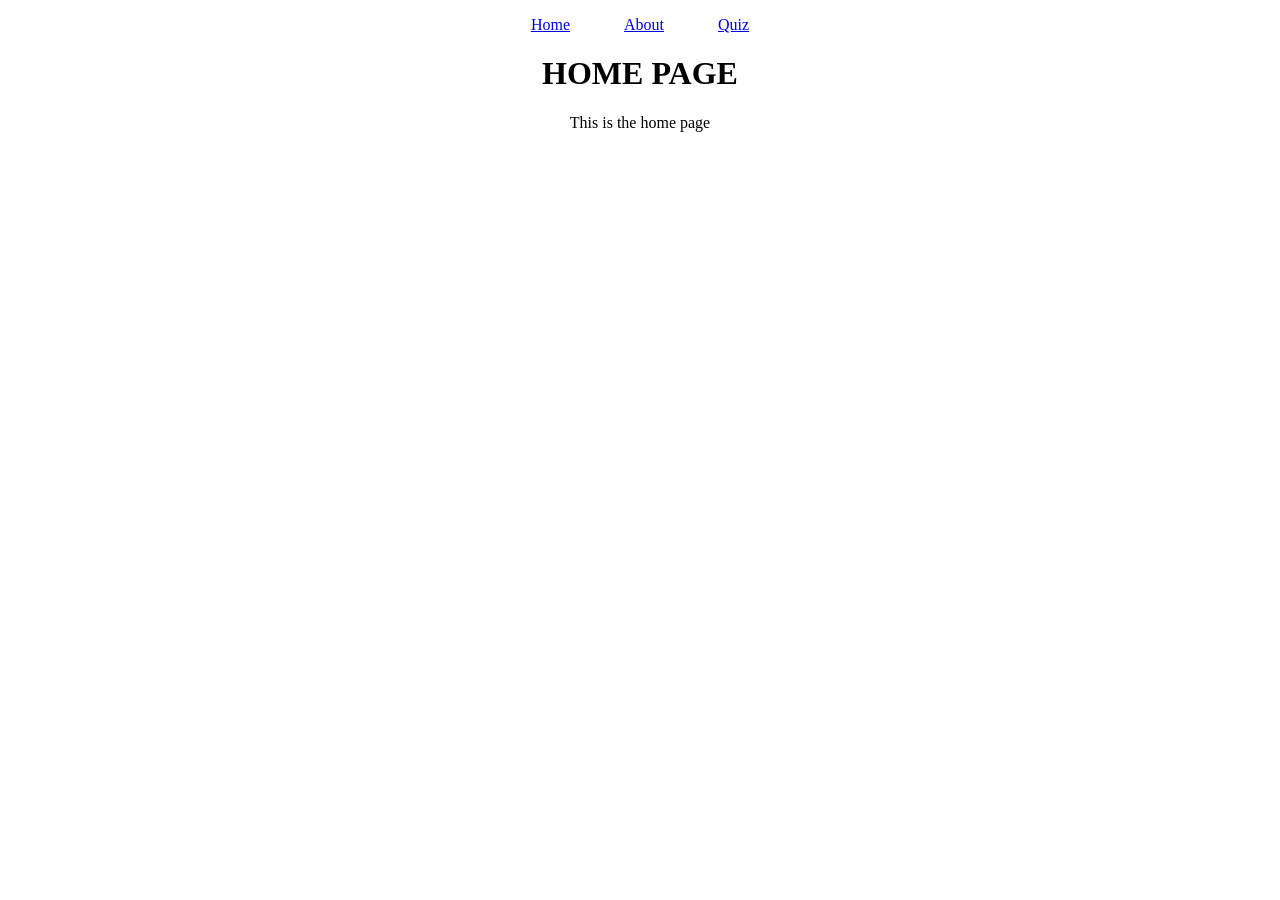
<file: multi-page-demo-main/index.html>
<!DOCTYPE html>
<html>

<head>
  <title>Multi-Page Demo</title>
  <link rel="stylesheet" href="style.css"
</head>

<body>
  <!-- NAVIGATION BAR -->
  <p class="nav">
    <a href="index.html">Home</a>
    <a href="about.html">About</a>
    <a href="quiz.html">Quiz</a>
  </p>
  
  <!-- PAGE TITLE & CONTENT -->
  <h1>HOME PAGE</h1>
  <p>This is the home page</p>
</body>
</html>
</file>
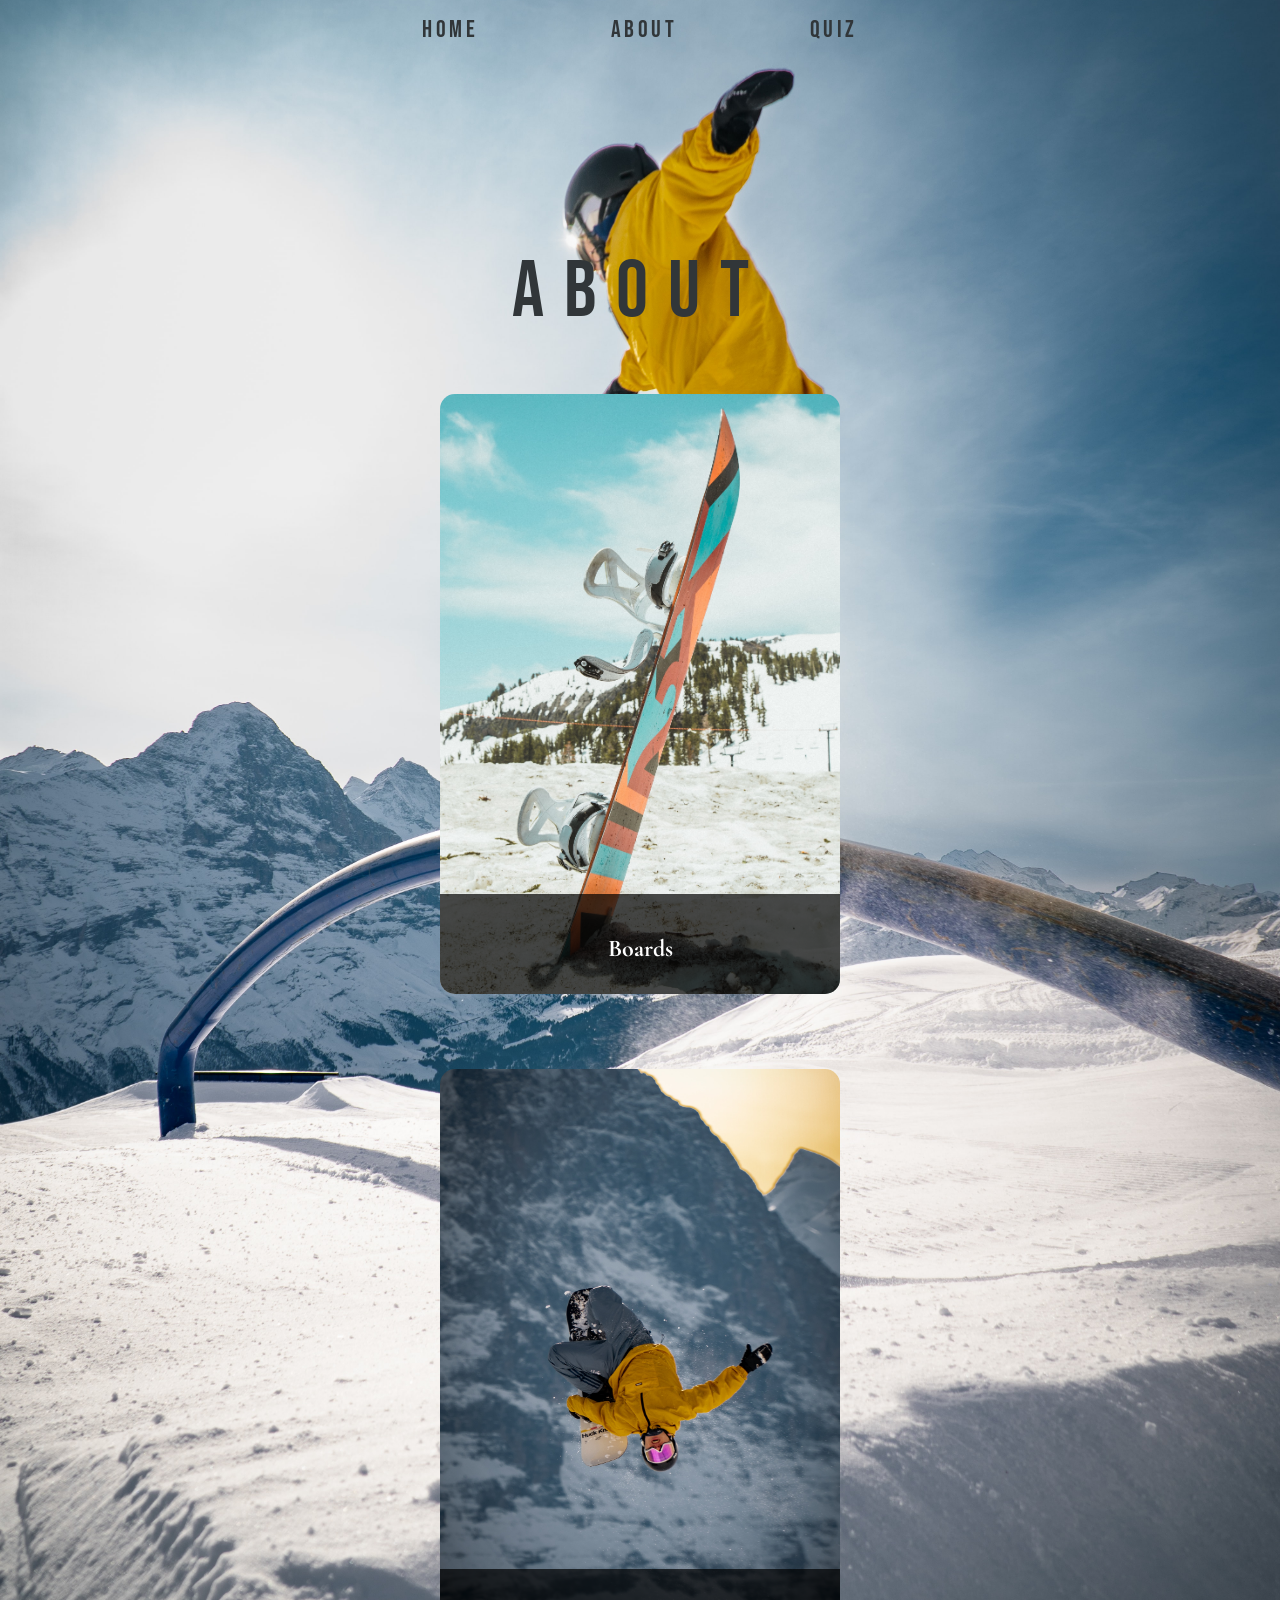
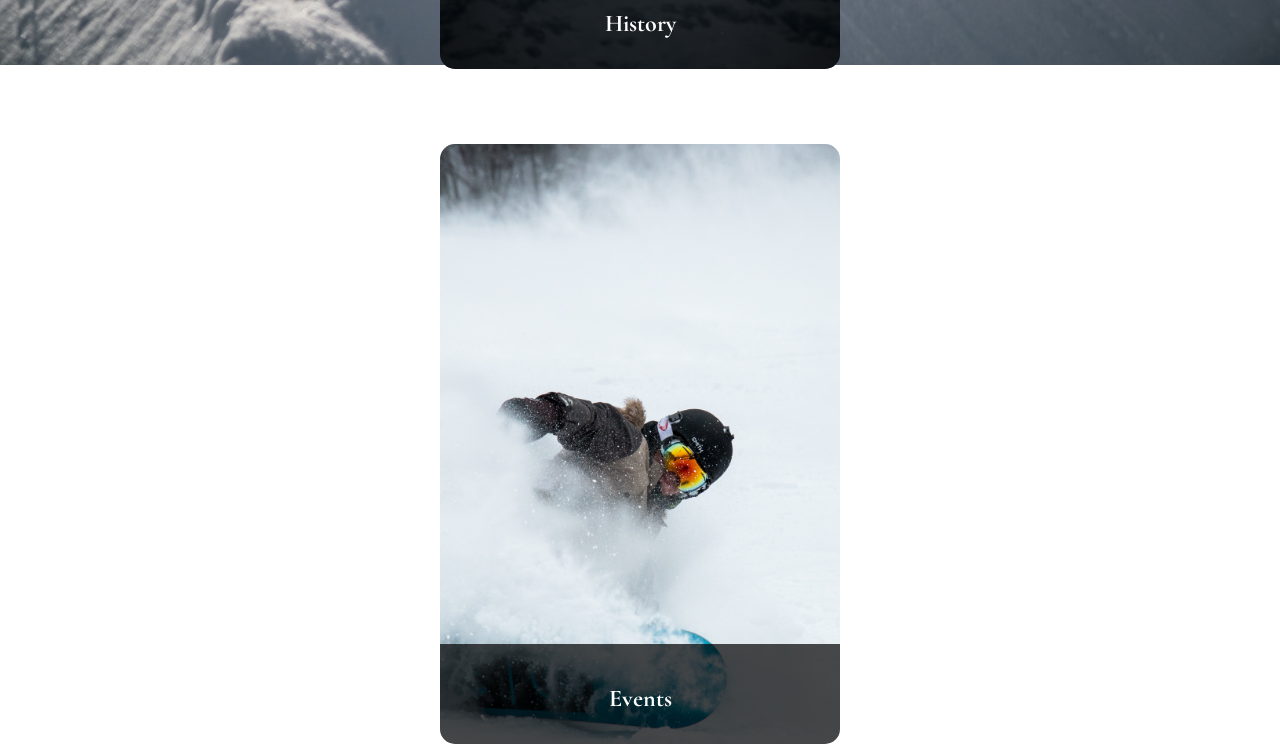
<file: about.html>
<html lang="en">
  <head>
    <title>About</title>
    <link rel="stylesheet" href="style.css" />
    <script defer src="main.js"></script>
  </head>

  <header>
    <a class="header-text" href="home.html">Home</a>
    <a class="header-text" href="about.html">About</a>
    <a class="header-text" href="quiz.html">Quiz</a>
  </header>

  <body>
    <h1>About</h1>

    <div class="container">
      <div class="card">
        <img class="img" src="img/board.jpg" alt="Snowboarder" />
        <div class="text">
          <h2 class="card-title">Boards</h2>
          <p>
            There are 5 major snowboard shapes which all vary in size, weight,
            flex, and shape. "Freeride" boards are good for all snow conditions.
            "Freestyle" boards are playfull and for the park. "Powder" boards
            allow you to float over soft snow. "Split boards" are best for
            backcountry. And finally "All Mountain" boards are a perfect mix of
            everything.
          </p>
          <a
            class="button"
            href="https://www.burton.com/ca/en/home"
            target="_blank"
            >Shop</a
          >
        </div>
      </div>

      <div class="card">
        <img
          class="img"
          src="img/snowboarding-image-card.jpg"
          alt="Snowboarder"
        />
        <div class="text">
          <h2 class="card-title">History</h2>
          <p>
            Modern snowboarding began in 1965 when Sherman Poppen, an engineer
            in Muskegon, Michigan, invented a toy for his daughter by fastening
            two skis together and attaching a rope to one end so she would have
            some control as she stood on the board and glided downhill.
          </p>
          <a
            class="button"
            href="https://www.skicanada.org/ready/what-is-snowboarding/#:~:text=Modern%20snowboarding%20began%20in%201965,the%20board%20and%20glided%20downhill."
            target="_blank"
            >Learn More</a
          >
        </div>
      </div>

      <div class="card">
        <img class="img" src="img/snowboarder-card2.jpg" alt="Snowboarder" />
        <div class="text">
          <h2 class="card-title">Events</h2>
          <p>
            Snowboarding has been largely clouded by skiing yet it is still
            present in many major competitions such as X Games and the Olympics.
            Events at competitions typically include, racing, park, big air,
            half-pipe, slalom, slopestyle, and freestyle.
          </p>
          <a
            class="button"
            href="https://olympics.com/en/olympic-games/beijing-2022/results/snowboard/men-parallel-giant-slalom"
            target="_blank"
            >Learn More</a
          >
        </div>
      </div>
    </div>
  </body>
</html>
</file>
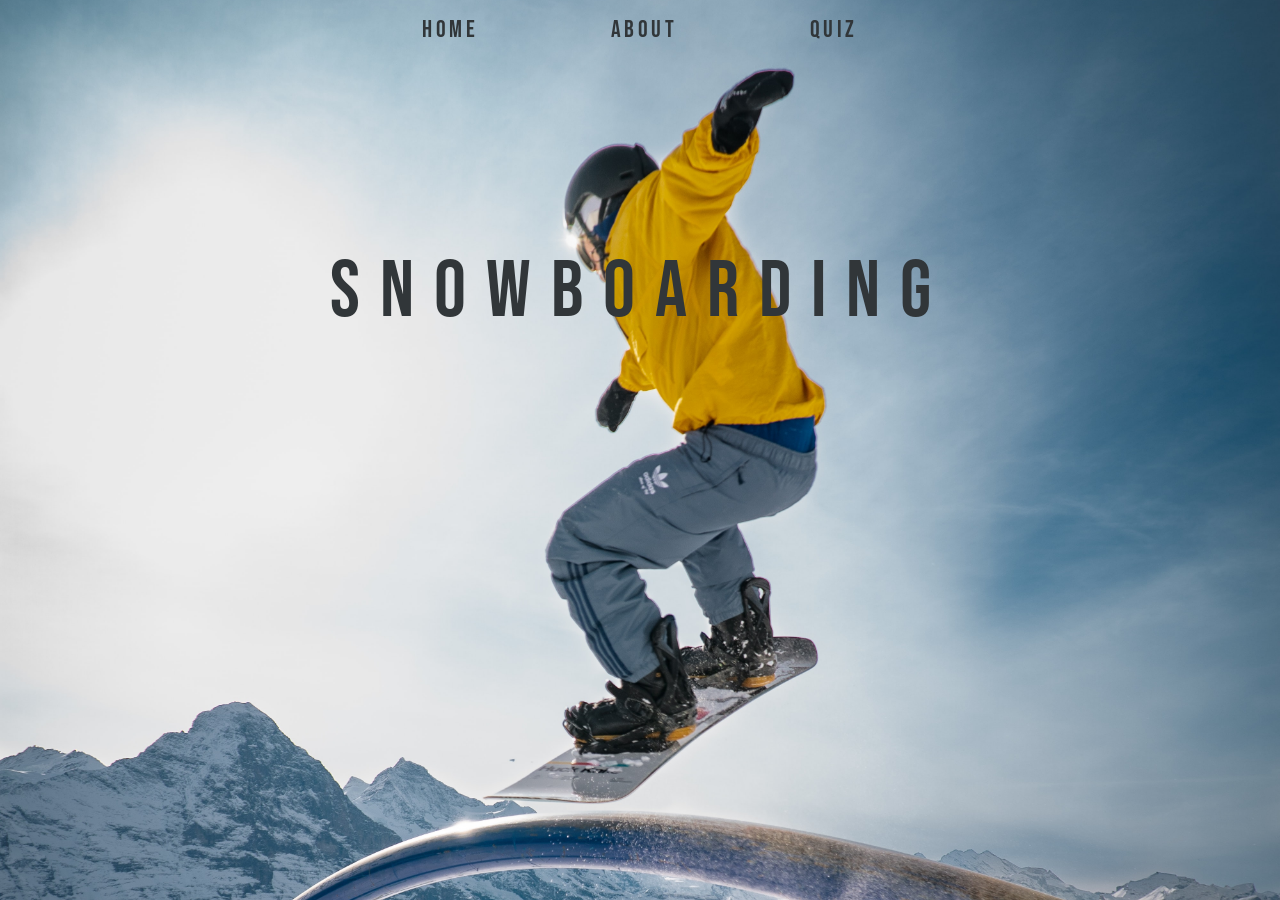
<file: home.html>
<html lang="en">
  <head>
    <title>Snowboarding</title>
    <link rel="stylesheet" href="style.css" />
    <script defer src="main.js"></script>
  </head>

  <header>
    <a class="header-text" href="home.html">Home</a>
    <a class="header-text" href="about.html">About</a>
    <a class="header-text" href="quiz.html">Quiz</a>
  </header>

  <body>
    <h1>Snowboarding</h1>
  </body>
</html>
</file>
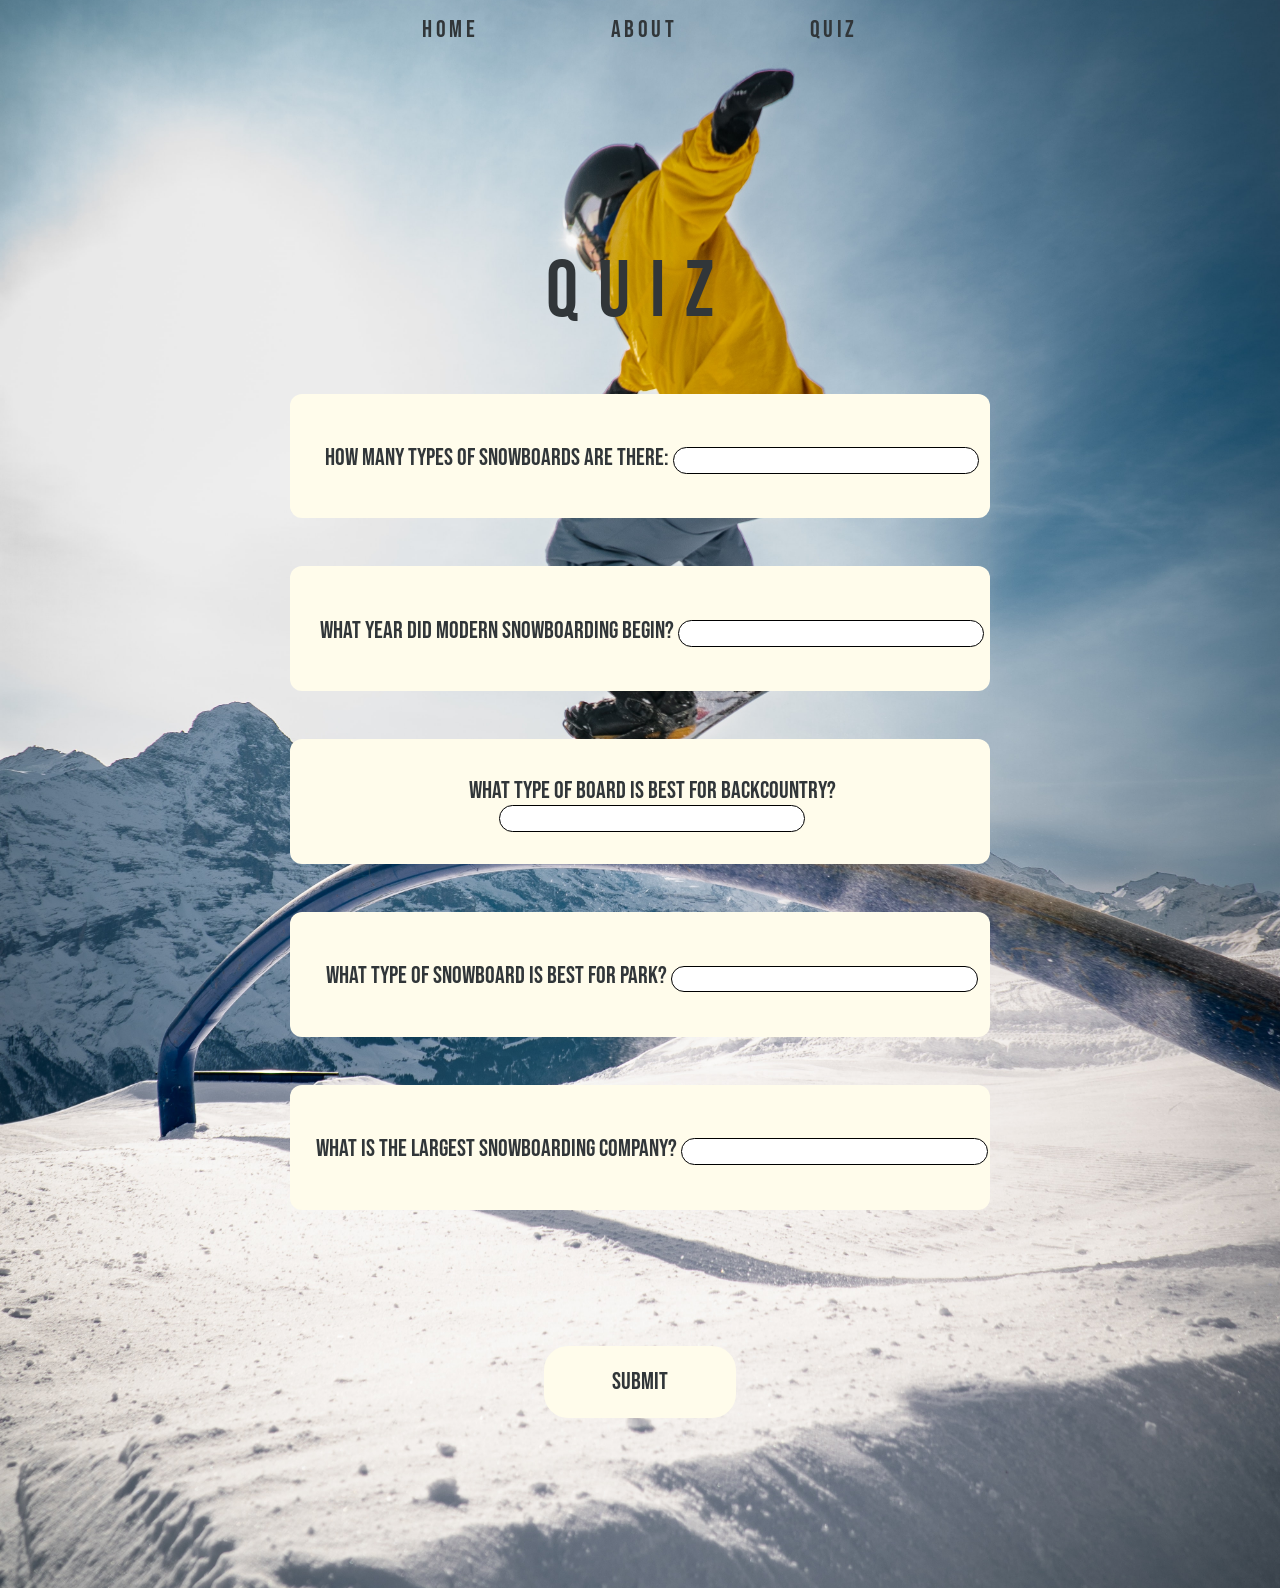
<file: quiz.html>
<html lang="en">
  <head>
    <title>Quiz</title>
    <link rel="stylesheet" href="style.css" />
    <script defer src="main.js"></script>
  </head>

  <header>
    <a class="header-text" href="home.html">Home</a>
    <a class="header-text" href="about.html">About</a>
    <a class="header-text" href="quiz.html">Quiz</a>
  </header>

  <body>
    <h1>Quiz</h1>

    <div class="question">
      <p>
        How many types of snowboards are there:
        <input id="q1" type="number" /><span id="q1-is-correct-msg"></span>
      </p>
    </div>
    <div class="question">
      <p>
        What year did modern snowboarding begin?
        <input id="q2" type="number" /><span id="q2-is-correct-msg"></span>
      </p>
    </div>
    <div class="question">
      <p>
        What type of board is best for backcountry?
        <input id="q3" type="text" /><span id="q3-is-correct-msg"></span>
      </p>
    </div>
    <div class="question">
      <p>
        What type of snowboard is best for park?
        <input id="q4" type="text" /><span id="q4-is-correct-msg"></span>
      </p>
    </div>
    <div class="question">
      <p>
        What is the largest snowboarding company?
        <input id="q5" type="text" /><span id="q5-is-correct-msg"></span>
      </p>
    </div>
    <p></p><button id="submit">Submit</button></p>

    <h3 id="output"></h3>
  </body>
</html>
</file>
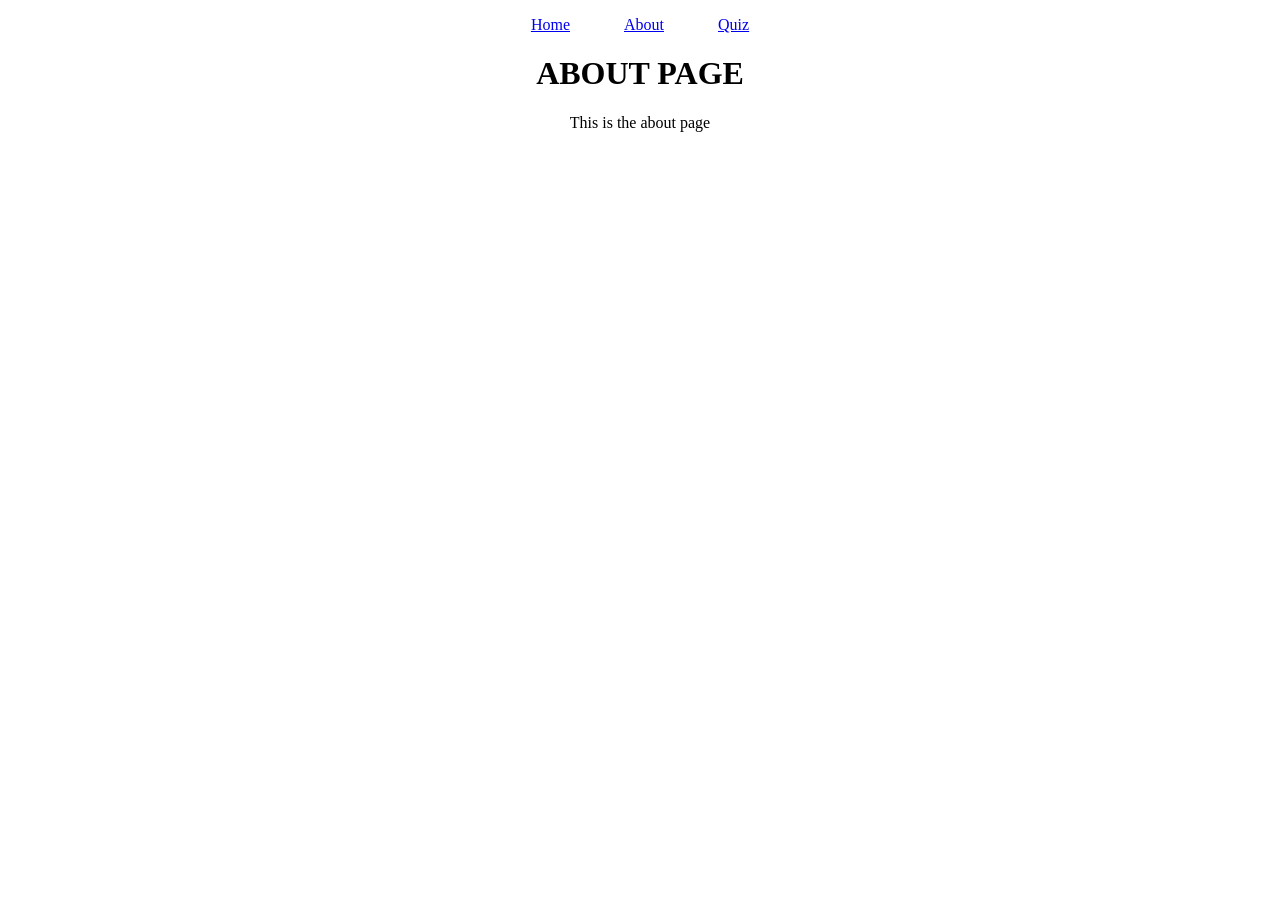
<file: multi-page-demo-main/about.html>
<!DOCTYPE html>
<html>

<head>
  <title>Multi-Page Demo</title>
  <link rel="stylesheet" href="style.css"
</head>

<body>
  <!-- NAVIGATION BAR -->
  <p class="nav">
    <a href="index.html">Home</a>
    <a href="about.html">About</a>
    <a href="quiz.html">Quiz</a>
  </p>
  
  <!-- PAGE TITLE & CONTENT -->
  <h1>ABOUT PAGE</h1>
  <p>This is the about page</p>
</body>
</html>
</file>
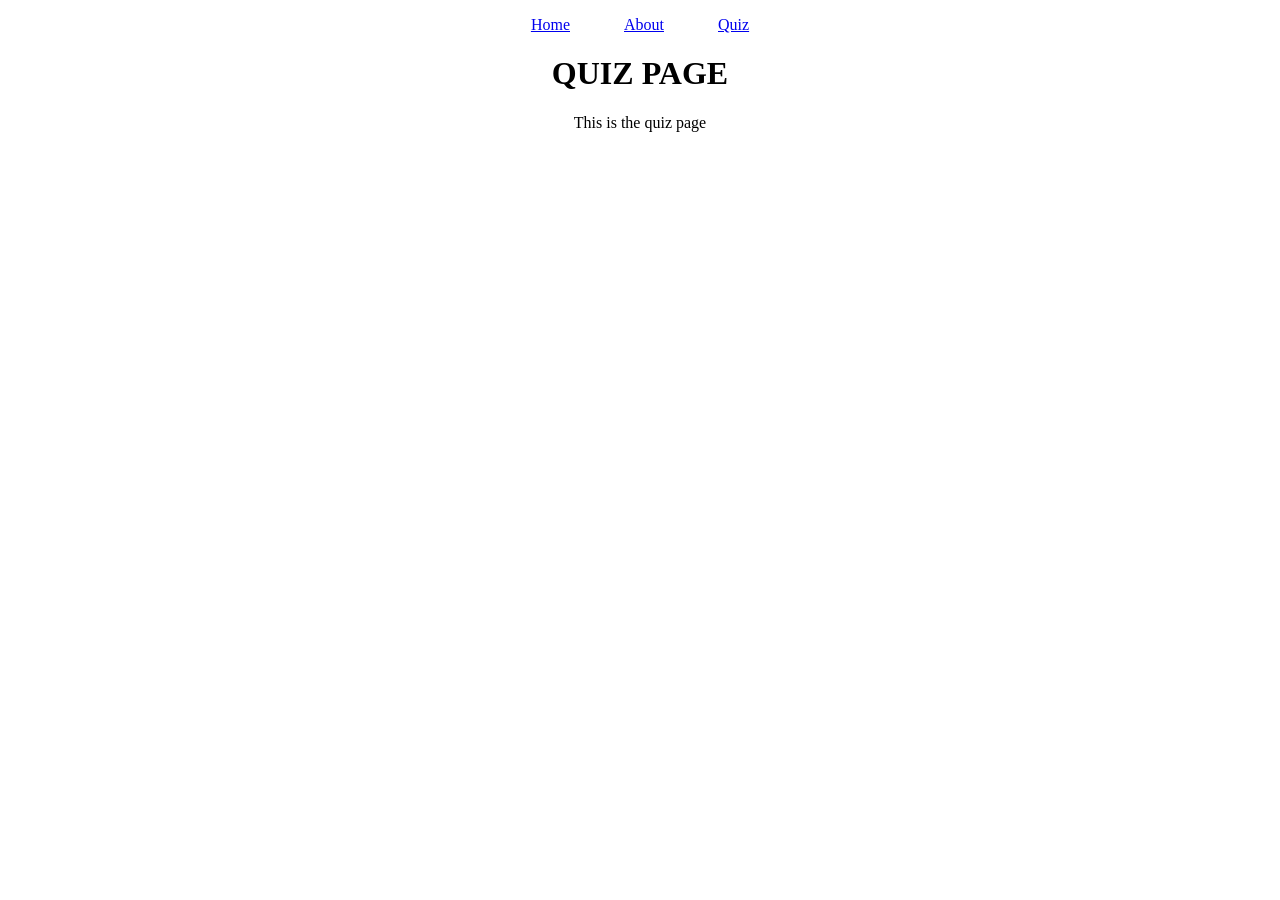
<file: multi-page-demo-main/quiz.html>
<!DOCTYPE html>
<html>

<head>
  <title>Multi-Page Demo</title>
  <link rel="stylesheet" href="style.css"
</head>

<body>
  <!-- NAVIGATION BAR -->
  <p class="nav">
    <a href="index.html">Home</a>
    <a href="about.html">About</a>
    <a href="quiz.html">Quiz</a>
  </p>
  
  <!-- PAGE TITLE & CONTENT -->
  <h1>QUIZ PAGE</h1>
  <p>This is the quiz page</p>
</body>
</html>
</file>
<file: multi-page-demo-main/style.css>
body {
  text-align: center;
}

.nav a {
  margin: 0px 25px;
}
</file>
<file: style.css>
@import url("https://fonts.googleapis.com/css2?family=Bebas+Neue&family=Cormorant+Garamond&display=swap");

html {
  background-image: url(img/snowboarding1.jpg);
  background-repeat: no-repeat;
  background-size: 100%;
  background-attachment: fixed;
  background-position: 100% 25%;
}

body {
  width: 700px;
  margin: auto;
  font-family: "Cormorant Garamond", sans-serif;
  word-wrap: break-word;
  text-align: center;
}

header {
  display: flex;
  justify-content: space-evenly;
  margin-top: 15px;
}

.header-text {
  text-decoration: none;
  font-family: "Bebas Neue", sans-serif;
  color: #313639;
  font-size: 1.5em;
  letter-spacing: 0.15em;
}

h1 {
  font-size: 5em;
  letter-spacing: 0.25em;
  text-align: center;
  color: #313639;
  font-family: "Bebas Neue", sans-serif;
  font-weight: lighter;
  margin-top: 2.5em;
}

.container {
  display: grid;
  grid-template-rows: 600px 600px 600px;
  row-gap: 75px;
  align-items: center;
  justify-content: center;
}

.card {
  width: 400px;
  height: 600px;
  object-fit: cover;
  position: relative;
  overflow: hidden;
  transition: 500ms ease;
  border-radius: 15px;
}

.card:hover {
  transform: scale(1.05);
}

.card:hover .text {
  top: 300px;
  opacity: 1;
}

.img {
  width: 400px;
  height: 600px;
  object-fit: cover;
  transition: 500ms ease;
}

.card:hover .img {
  transform: rotate(-2deg) scale(1.05);
}

.card-title {
  font-weight: bold;
  position: relative;
  padding-bottom: 15px;
}

.text {
  position: absolute;
  top: 500px;
  left: 0;
  color: white;
  background: rgba(0, 0, 0, 0.7);
  width: 360px;
  height: 400px;
  padding: 20px;
  transition: 500ms ease;
}

.text p {
  padding-top: 10px;
  padding-bottom: 10px;
}

.card-title::after {
  content: "";
  background-color: #11e879;
  width: 0;
  height: 3px;
  position: absolute;
  bottom: 0;
  left: 0;
  transform-origin: left;
  transition: 500ms ease;
}

.card:hover .card-title::after {
  width: 200px;
}

.button {
  text-decoration: none;
  color: black;
  background-color: #11e879;
  padding: 5px;
  border-radius: 4px;
  font-weight: 700;
}

.button:hover {
  background-color: #faf9f6;
}

.question {
  font-family: "Bebas Neue", sans-serif;
  background-color: #fffceb;
  color: #313639;
  border-radius: 0.5em;
  height: 5em;
  font-size: x-large;
  padding-top: 0.2em;
  padding-left: 1em;
  display: flex;
  flex-direction: column;
  justify-content: center;
  margin-top: 2em;
  text-align: center;
}

input {
  width: 23em;
  border-radius: 1em;
  border: 1px solid black;
  height: 2em;
}

#submit {
  color: #313639;
  background-color: #fffceb;
  border: none;
  width: 8em;
  height: 3em;
  margin: 5em;
  font-family: "Bebas Neue", sans-serif;
  font-size: x-large;
  border-radius: 1em;
}

#output {
  font-family: "Bebas Neue", sans-serif;
  font-size: 50px;
  color: #313639;
}

#submit:hover {
  background-color: white;
}
</file>
